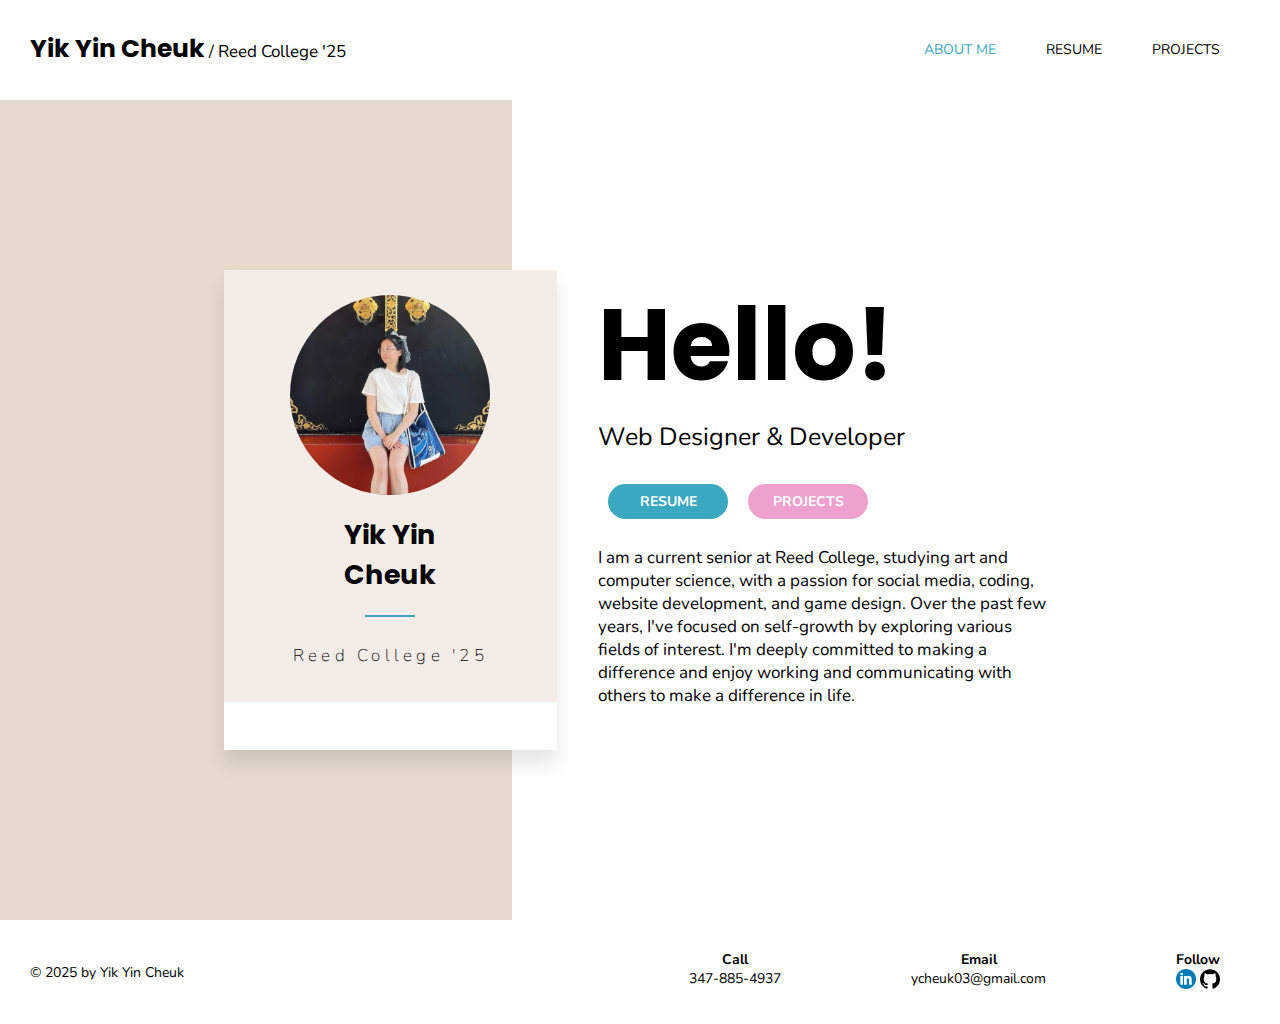
<file: index.html>
<!DOCTYPE html>
<html lang="en">
<head>
    <meta charset="UTF-8">
    <meta name="viewport" content="width=device-width, initial-scale=1.0">

    <link rel="preconnect" href="https://fonts.googleapis.com">
    <link rel="preconnect" href="https://fonts.gstatic.com" crossorigin>
    <link href="https://fonts.googleapis.com/css2?family=Poppins:wght@600&display=swap" rel="stylesheet">
    <link href="https://fonts.googleapis.com/css2?family=Nunito:wght@200&display=swap" rel="stylesheet">
    <link href="https://fonts.googleapis.com/css2?family=Nunito:wght@700&display=swap" rel="stylesheet">

    <link rel="stylesheet" href="about_me.css">
    <title>About Me</title>
</head>
<body>
    <header>
        <div class="header-content">
            <div class="name">
                <h1>Yik Yin Cheuk</h1>
                <h2>/ Reed College '25</h2>
            </div>
            <nav>
                <ul>
                    <li class="active"><a href="index.html">ABOUT ME</a></li>
                    <li><a href="resume.html">RESUME</a></li>
                    <li><a href="projects.html">PROJECTS</a></li>
                    <!-- <li><a href="contact.html">CONTACT</a></li> -->
                </ul>
            </nav>
        </div>
    </header>
    <section class="intro">
        <div class="intro-content">
          <div class="test-box">
            <div class="container-box">
                <div class="profile-picture"></div>
                <h3>Yik Yin<br>Cheuk</h3>
                <h2 class="college-year">Reed College '25</h2>
            </div>
            <div class="additional-content">
                <h1 class="hello">Hello!</h1>
                <h5>Web Designer & Developer</h5>
                <div class="buttons-container">
                  <a href="resume.html"><button class="resume-button">RESUME</button></a>
                  <a href="projects.html"><button class="projects-button">PROJECTS</button></a>
                </div>
                <p class="bio">I am a current senior at Reed College, studying art and computer science, with a passion for social media, coding, website development, and game design. Over the past few years, I've focused on self-growth by exploring various fields of interest. I'm deeply committed to making a difference and enjoy working and communicating with others to make a difference in life.</p>
            </div>
          </div>
        </div>
    </section>
    <footer>
      <div class="footer-content">
        <div>
            <h1 class="copyright">© 2025 by Yik Yin Cheuk</h1>
        </div>
        <nav>
            <ul class="footer-contacts">
                <li>
                    <span>Call</span><br>
                    <span class="contact-info">347-885-4937</span>
                </li>
                <li>
                    <span>Email</span><br>
                    <span class="contact-info">ycheuk03@gmail.com</span>
                </li>
                <li>
                    <span>Follow</span><br>
                    <a href="https://www.linkedin.com/in/ycheuk/" target="_blank">
                        <img src="linkedin.png" alt="LinkedIn" class="social-icon">
                    </a>
                    <a href="https://github.com/ycheuk" target="_blank">
                        <img src="github.png" alt="GitHub" class="social-icon">
                    </a>
                </li>
            </ul>
        </nav>
      </div>
    </footer>
</body>
</html>
</file>
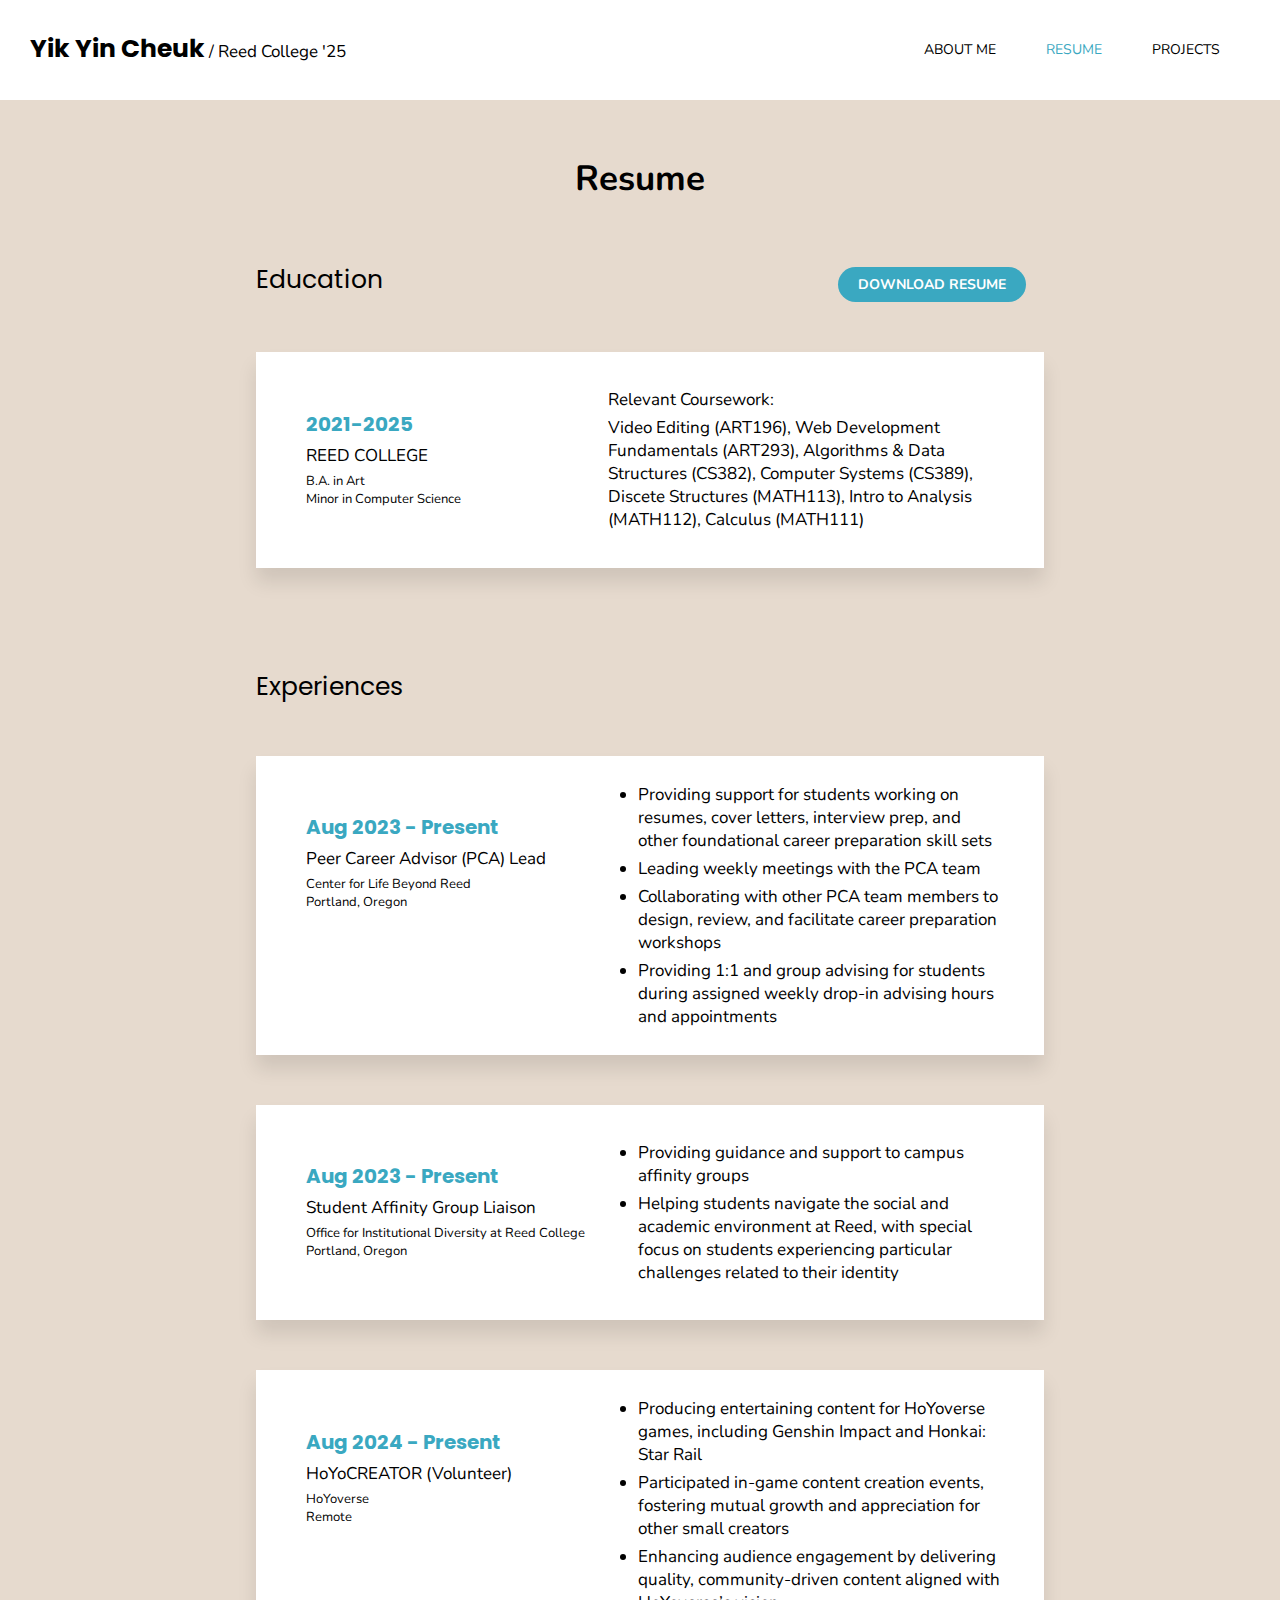
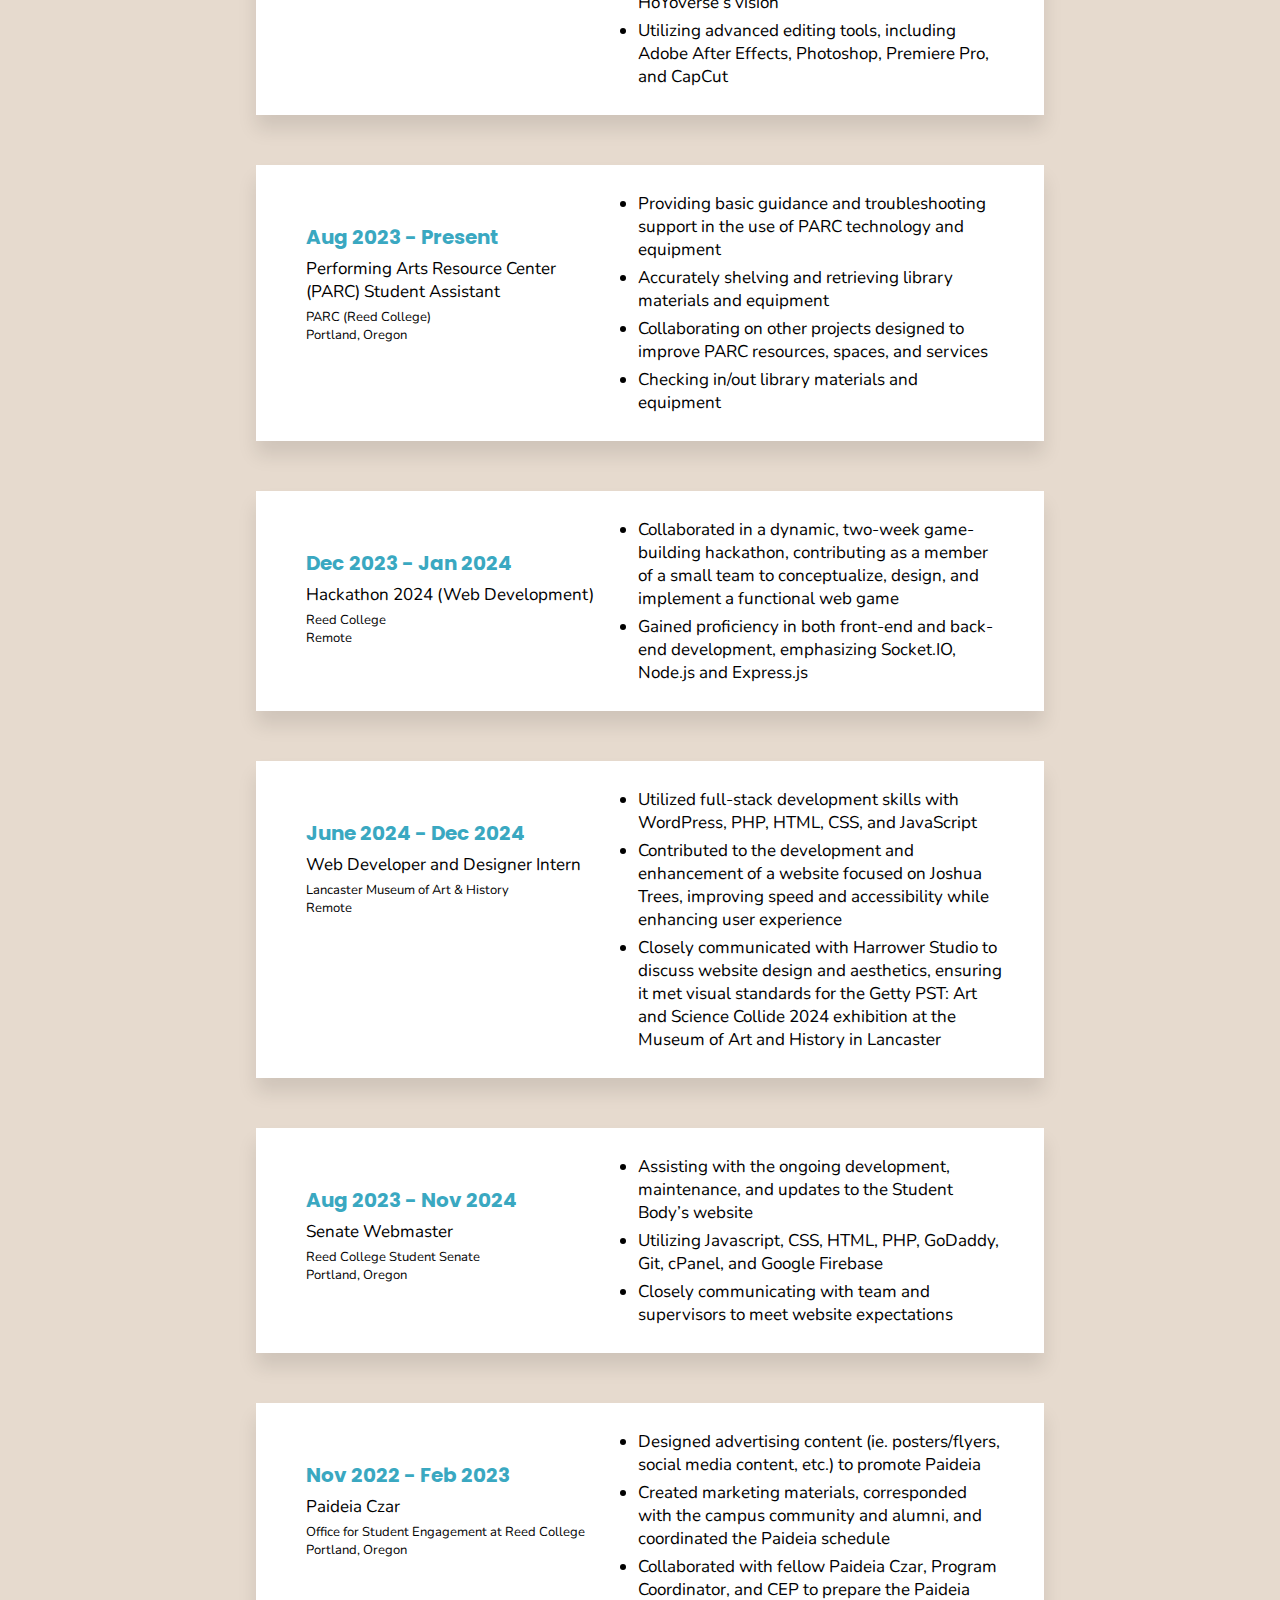
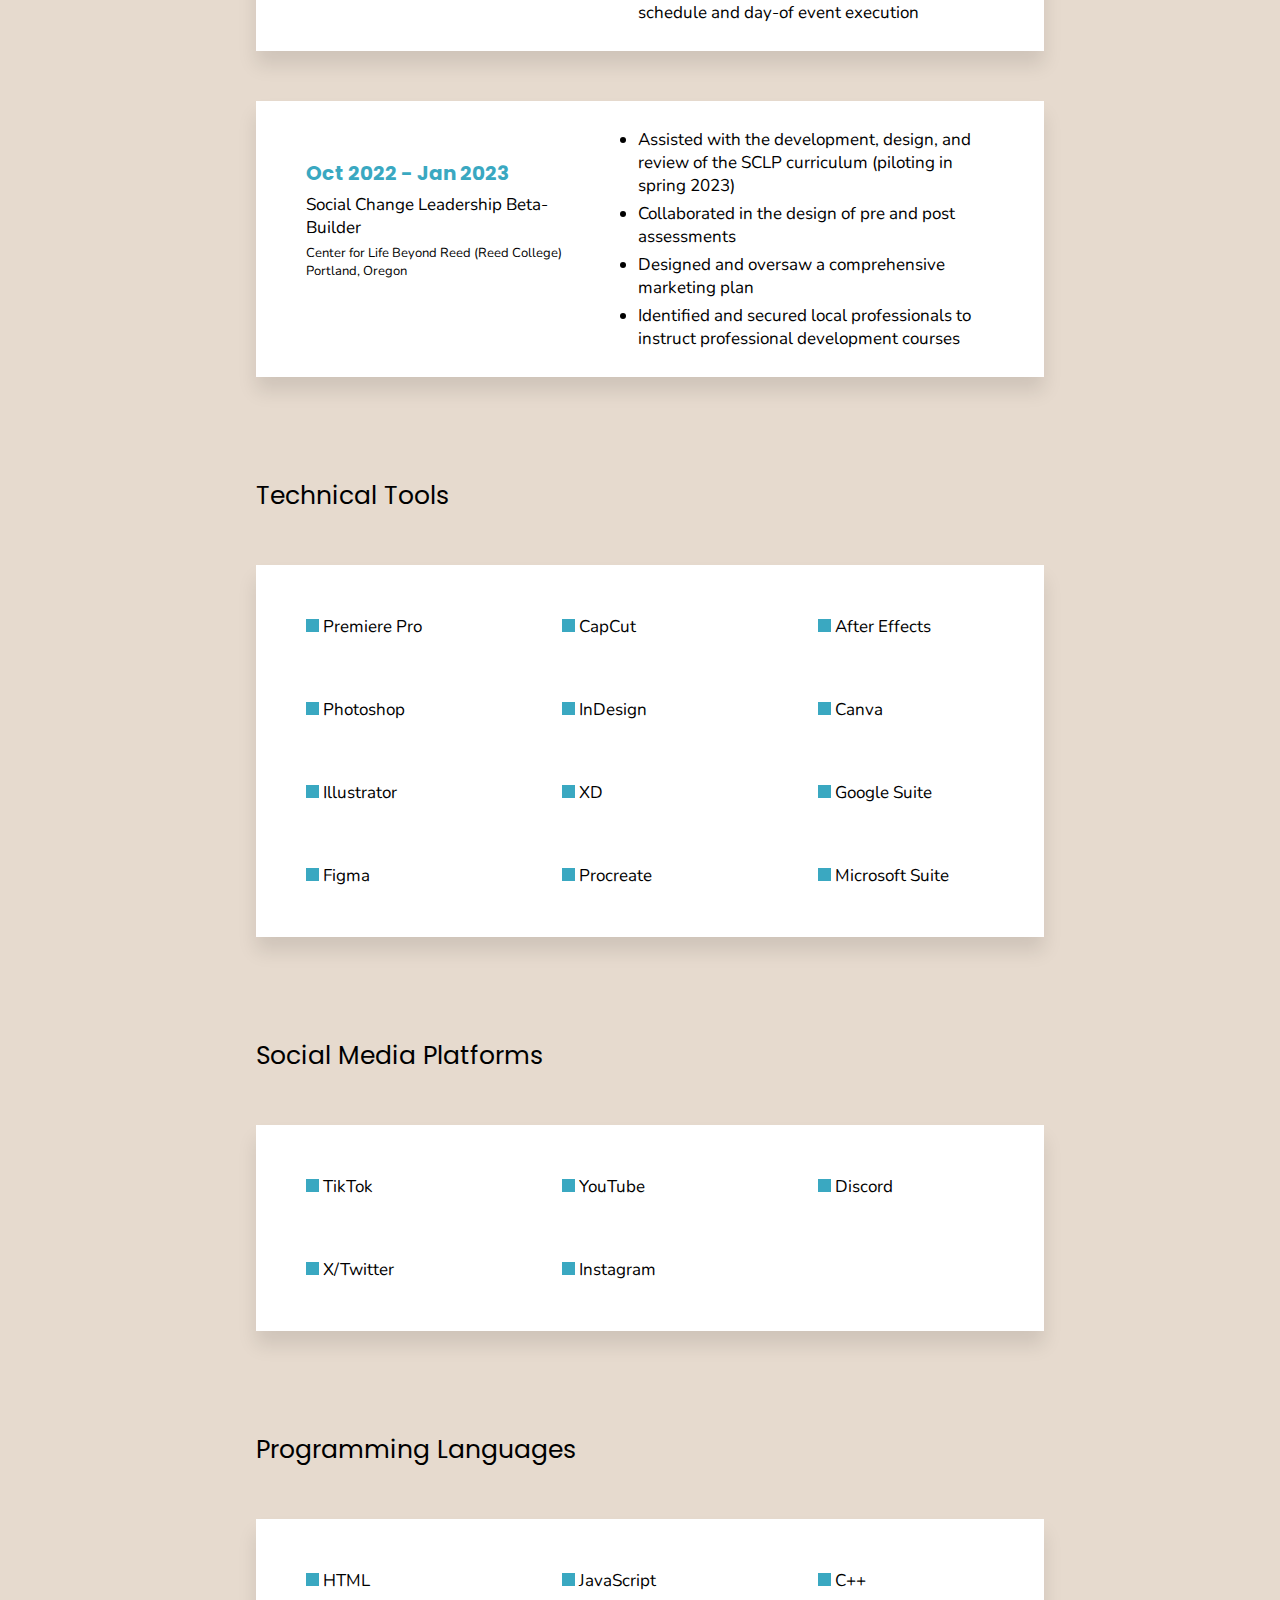
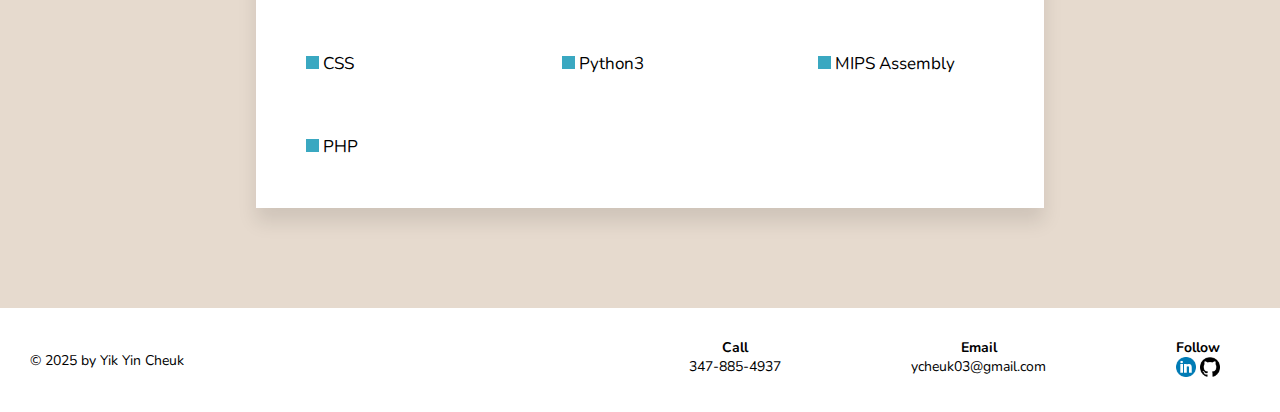
<file: resume.html>
<!DOCTYPE html>
<html lang="en">
<head>
    <meta charset="UTF-8">
    <meta name="viewport" content="width=device-width, initial-scale=1.0">

    <link rel="preconnect" href="https://fonts.googleapis.com">
    <link rel="preconnect" href="https://fonts.gstatic.com" crossorigin>
    <link href="https://fonts.googleapis.com/css2?family=Poppins:wght@600&display=swap" rel="stylesheet">
    <link href="https://fonts.googleapis.com/css2?family=Nunito:wght@200&display=swap" rel="stylesheet">
    <link href="https://fonts.googleapis.com/css2?family=Nunito:wght@700&display=swap" rel="stylesheet">

    <link rel="stylesheet" href="resume.css">
    <title>Resume</title>
</head>
<body>
    <header>
        <div class="header-content">
            <div class="name">
                <h1>Yik Yin Cheuk</h1>
                <h2>/ Reed College '25</h2>
            </div>
            <nav>
                <ul>
                    <li><a href="index.html">ABOUT ME</a></li>
                    <li class="active"><a href="resume.html">RESUME</a></li>
                    <li><a href="projects.html">PROJECTS</a></li>
                    <!-- <li><a href="contact.html">CONTACT</a></li> -->
                </ul>
            </nav>
        </div>
    </header>
    <section class="resume">
        <div class="resume-content">
            <h3>Resume</h3>
        </div>
        <div class="education">
            <div class="education-container">
                <h2 class="ed-title">Education</h2>
                <a href="resume.pdf" class="resume-link" target="_blank"><button class="resume-button">DOWNLOAD RESUME</button></a>
            </div>
            <div class="container">
                <div class="bio">
                    <div class="title">
                        <div class="title-text">
                            <h6>2021-2025</h6>
                            <h5>REED COLLEGE</h5>
                            <h4>B.A. in Art <br>Minor in Computer Science</h4>
                        </div>
                    </div>
                </div>
                <div class="school-activities">
                    <h5>Relevant Coursework:</h5>
                    <h5>Video Editing (ART196), Web Development Fundamentals (ART293), Algorithms & Data Structures (CS382), Computer Systems (CS389), Discete Structures (MATH113), Intro to Analysis (MATH112), Calculus (MATH111)</h5>
                </div>
            </div>
        </div>
        <div class="experiences">
            <div>
                <h2 class="education-title">Experiences</h2>
            </div>
            <div class="container">
                <div class="bio">
                    <div class="title">
                        <div class="title-text">
                            <h6>Aug 2023 - Present</h6>
                            <h5>Peer Career Advisor (PCA) Lead</h5>
                            <h4>Center for Life Beyond Reed<br>Portland, Oregon</h4>
                        </div>
                    </div>
                </div>
                <div class="school-activities">
                    <ul class="description">
                       <li>Providing support for students working on resumes, cover letters, interview prep, and other foundational career preparation skill sets</li>
                       <li>Leading weekly meetings with the PCA team</li>
                       <li>Collaborating with other PCA team members to design, review, and facilitate career preparation workshops</li>
                       <li>Providing 1:1 and group advising for students during assigned weekly drop-in advising hours and appointments</li>
                    </ul>
                </div>
            </div>
            <div class="container">
                <div class="bio">
                    <div class="title">
                        <div class="title-text">
                            <h6>Aug 2023 - Present</h6>
                            <h5>Student Affinity Group Liaison</h5>
                            <h4>Office for Institutional Diversity at Reed College<br>Portland, Oregon</h4>
                        </div>
                    </div>
                </div>
                <div class="school-activities">
                    <ul class="description">
                       <li>Providing guidance and support to campus affinity groups</li>
                       <li>Helping students navigate the social and academic environment at Reed, with special focus on students experiencing particular challenges related to their identity</li>
                    </ul>
                </div>
            </div>
            <div class="container">
                <div class="bio">
                    <div class="title">
                        <div class="title-text">
                            <h6>Aug 2024 - Present</h6>
                            <h5>HoYoCREATOR (Volunteer)</h5>
                            <h4>HoYoverse<br>Remote</h4>
                        </div>
                    </div>
                </div>
                <div class="school-activities">
                    <ul class="description">
                      <li>Producing entertaining content for HoYoverse games, including Genshin Impact and Honkai: Star Rail</li>
                      <li>Participated in-game content creation events, fostering mutual growth and appreciation for other small creators</li>
                      <li>Enhancing audience engagement by delivering quality, community-driven content aligned with HoYoverse’s vision</li>
                      <li>Utilizing advanced editing tools, including Adobe After Effects, Photoshop, Premiere Pro, and CapCut</li>
                    </ul>
                </div>
            </div>
            <div class="container">
                <div class="bio">
                    <div class="title">
                        <div class="title-text">
                            <h6>Aug 2023 - Present</h6>
                            <h5>Performing Arts Resource Center (PARC) Student Assistant</h5>
                            <h4>PARC (Reed College)<br>Portland, Oregon</h4>
                        </div>
                    </div>
                </div>
                <div class="school-activities">
                    <ul class="description">
                       <li>Providing basic guidance and troubleshooting support in the use of PARC technology and equipment</li>
                       <li>Accurately shelving and retrieving library materials and equipment</li>
                       <li>Collaborating on other projects designed to improve PARC resources, spaces, and services</li>
                       <li>Checking in/out library materials and equipment</li>
                    </ul>
                </div>
            </div>
            <div class="container">
                <div class="bio">
                    <div class="title">
                        <div class="title-text">
                            <h6>Dec 2023 - Jan 2024</h6>
                            <h5>Hackathon 2024 (Web Development)</h5>
                            <h4>Reed College<br>Remote</h4>
                        </div>
                    </div>
                </div>
                <div class="school-activities">
                    <ul class="description">
                      <li>Collaborated in a dynamic, two-week game-building hackathon, contributing as a member of a small team to conceptualize, design, and implement a functional web game</li>
                      <li>Gained proficiency in both front-end and back-end development, emphasizing Socket.IO, Node.js and Express.js</li>
                    </ul>
                </div>
            </div>
            <div class="container">
                <div class="bio">
                    <div class="title">
                        <div class="title-text">
                            <h6>June 2024 - Dec 2024</h6>
                            <h5>Web Developer and Designer Intern</h5>
                            <h4>Lancaster Museum of Art & History<br>Remote</h4>
                        </div>
                    </div>
                </div>
                <div class="school-activities">
                    <ul class="description">
                      <li>Utilized full-stack development skills with WordPress, PHP, HTML, CSS, and JavaScript</li>
                      <li>Contributed to the development and enhancement of a website focused on Joshua Trees, improving speed and accessibility while enhancing user experience</li>
                      <li>Closely communicated with Harrower Studio to discuss website design and aesthetics, ensuring it met visual standards for the Getty PST: Art and Science Collide 2024 exhibition at the Museum of Art and History in Lancaster</li>
                    </ul>
                </div>
            </div>
            <div class="container">
                <div class="bio">
                    <div class="title">
                        <div class="title-text">
                            <h6>Aug 2023 - Nov 2024</h6>
                            <h5>Senate Webmaster</h5>
                            <h4>Reed College Student Senate<br>Portland, Oregon</h4>
                        </div>
                    </div>
                </div>
                <div class="school-activities">
                    <ul class="description">
                       <li>Assisting with the ongoing development, maintenance, and updates to the Student Body’s website</li>
                       <li>Utilizing Javascript, CSS, HTML, PHP, GoDaddy, Git, cPanel, and Google Firebase</li>
                       <li>Closely communicating with team and supervisors to meet website expectations</li>
                    </ul>
                </div>
            </div>
            <div class="container">
                <div class="bio">
                    <div class="title">
                        <div class="title-text">
                            <h6>Nov 2022 - Feb 2023</h6>
                            <h5>Paideia Czar</h5>
                            <h4>Office for Student Engagement at Reed College<br>Portland, Oregon</h4>
                        </div>
                    </div>
                </div>
                <div class="school-activities">
                    <ul class="description">
                       <li>Designed advertising content (ie. posters/flyers, social media content, etc.) to promote Paideia</li>
                       <li>Created marketing materials, corresponded with the campus community and alumni, and coordinated the Paideia schedule</li>
                       <li>Collaborated with fellow Paideia Czar, Program Coordinator, and CEP to prepare the Paideia schedule and day-of event execution</li>
                    </ul>
                </div>
            </div>
            <div class="container">
                <div class="bio">
                    <div class="title">
                        <div class="title-text">
                            <h6>Oct 2022 - Jan 2023</h6>
                            <h5>Social Change Leadership Beta-Builder</h5>
                            <h4>Center for Life Beyond Reed (Reed College)<br>Portland, Oregon</h4>
                        </div>
                    </div>
                </div>
                <div class="school-activities">
                    <ul class="description">
                       <li>Assisted with the development, design, and review of the SCLP curriculum (piloting in spring 2023)</li>
                       <li>Collaborated in the design of pre and post assessments</li>
                       <li>Designed and oversaw a comprehensive marketing plan</li>
                       <li>Identified and secured local professionals to instruct professional development courses</li>
                    </ul>
                </div>
            </div>
        </div>
            <div class="technical-tool">
                <div>
                    <h2 class="education-title">Technical Tools</h2>
                </div>
                <div class="skills-container">
                    <div class="skills-one">
                        <h2><div class="cyan-square"></div> Premiere Pro</h2><br>
                        <h2><div class="cyan-square"></div> Photoshop</h2><br>
                        <h2><div class="cyan-square"></div> Illustrator</h2><br>
                        <h2><div class="cyan-square"></div> Figma</h2>
                    </div>
                    <div class="skills-two">
                        <h2><div class="cyan-square"></div> CapCut</h2><br>
                        <h2><div class="cyan-square"></div> InDesign</h2><br>
                        <h2><div class="cyan-square"></div> XD</h2><br>
                        <h2><div class="cyan-square"></div> Procreate</h2>
                    </div>
                    <div class="skills-three">
                        <h2><div class="cyan-square"></div> After Effects</h2><br>
                        <h2><div class="cyan-square"></div> Canva</h2><br>
                        <h2><div class="cyan-square"></div> Google Suite</h2><br>
                        <h2><div class="cyan-square"></div> Microsoft Suite</h2>
                    </div>
                </div>
            </div>
            <div class="technical-tool">
                <div>
                    <h2 class="education-title">Social Media Platforms</h2>
                </div>
                <div class="skills-container">
                    <div class="skills-one">
                        <h2><div class="cyan-square"></div> TikTok</h2><br>
                        <h2><div class="cyan-square"></div> X/Twitter</h2>
                    </div>
                    <div class="skills-two">
                        <h2><div class="cyan-square"></div> YouTube</h2><br>
                        <h2><div class="cyan-square"></div> Instagram</h2><br>
                    </div>
                    <div class="skills-three">
                        <h2><div class="cyan-square"></div> Discord</h2>
                    </div>
                </div>
            </div>
            <div class="technical-tool">
                <div>
                    <h2 class="education-title">Programming Languages</h2>
                </div>
                <div class="skills-container">
                    <div class="skills-one">
                        <h2><div class="cyan-square"></div> HTML</h2><br>
                        <h2><div class="cyan-square"></div> CSS</h2><br>
                        <h2><div class="cyan-square"></div> PHP</h2>
                    </div>
                    <div class="skills-two">
                        <h2><div class="cyan-square"></div> JavaScript</h2><br>
                        <h2><div class="cyan-square"></div> Python3</h2><br>
                    </div>
                    <div class="skills-three">
                        <h2><div class="cyan-square"></div> C++</h2><br>
                        <h2><div class="cyan-square"></div> MIPS Assembly</h2>
                    </div>
                </div>
            </div>
    </section>
    <footer>
      <div class="footer-content">
        <div>
            <h1 class="copyright">© 2025 by Yik Yin Cheuk</h1>
        </div>
        <nav>
            <ul class="footer-contacts">
                <li>
                    <span>Call</span><br>
                    <span class="contact-info">347-885-4937</span>
                </li>
                <li>
                    <span>Email</span><br>
                    <span class="contact-info">ycheuk03@gmail.com</span>
                </li>
                <li>
                    <span>Follow</span><br>
                    <a href="https://www.linkedin.com/in/ycheuk/" target="_blank">
                        <img src="linkedin.png" alt="LinkedIn" class="social-icon">
                    </a>
                    <a href="https://github.com/ycheuk" target="_blank">
                        <img src="github.png" alt="GitHub" class="social-icon">
                    </a>
                </li>
            </ul>
        </nav>
      </div>
    </footer>
</body>
</html>
</file>
<file: about_me.css>
body {
  margin: 0;
  padding: 0;
  font-family: 'Nunito', sans-serif;
}

header {
  background-color: #FFFFFF;
  color: #000000;
  padding: 20px;
  position: fixed;
  width: 100%;
  top: 0;
  z-index: 1000;
}

.header-content {
  margin: 10px;
  display: flex;
  justify-content: space-between;
  align-items: center;
}

h1, h2 {
  display: inline-block;
  margin: 0;
  color: black;
}

h1 {
  font-size: 25px;
  font-weight: bold;
  font-family: 'Poppins', sans-serif;
}

h2 {
  font-family: 'Nunito', sans-serif;
  font-weight: normal;
  font-size: 17px;
}

h3 {
  font-size: 27px;
  font-weight: bold;
  font-family: 'Poppins', sans-serif;
  margin-top: 20px;
}

h3::after {
  content: "";
  display: block;
  width: 50px;
  height: 2px;
  background-color: #3AA8C1;
  margin: 20px auto;
}

.college-year {
  font-family: 'Nunito', sans-serif;
  font-weight: lighter;
  font-size: 17px;
  letter-spacing: .25em;
}

nav ul {
  list-style: none;
  display: flex;
  margin: 0;
  padding: 0;
}

nav li {
  margin-right: 20px;
}

nav a {
  text-decoration: none;
  color: #000000;
  font-weight: bold;
  font-size: 16px;
}

nav ul {
  list-style: none;
  display: flex;
  margin: 0;
  padding: 0;
}

nav li {
  font-family: 'Nunito', sans-serif;
  font-size: 14px;
  margin-left: 20px;
  margin-right: 30px;
}

nav a {
  text-decoration: none;
  color: #000000;
  font-size: 14px;
  font-weight: normal;
}

nav li.active a {
  color: #3AA8C1;
}

.intro {
  display: flex;
  height: calc(100vh - 80px);
  margin-top: 100px;
  position: relative;
}

.intro-content {
  width: 40%;
  background-color: #E6DACE;
}

.intro::after {
  content: "";
  flex: 1;
  background-color: #FFFFFF;
}

.test-box {
  position: absolute;
  top: 50%;
  left: 50%;
  transform: translate(-50%, -50%);
  width: 65%;
  height: 480px;
  background-color: rgba(255, 255, 255, 0.75);
  display: flex;
}

.container-box {
  position: absolute;
  width: 40%;
  height: 100%;
  background: linear-gradient(#F4ECE6 90%, #FFFFFF 10%);
  z-index: 2;
  text-align: center;
  align-items: center;
  box-shadow: 0px 14px 18px rgba(0, 0, 0, 0.1);
}

.profile-picture {
  width: 200px;
  height: 200px;
  background-image: url('face_profile.jpg');
  background-size: cover;
  background-position: center;
  border-radius: 50%;
  margin: 25px auto auto auto;
}

.additional-content {
  position: absolute;
  right: 0;
  width: 55%;
  background-color: #FFFFFF;
}

.hello {
  font-size: 100px;
  font-family: 'Poppins', sans-serif;
}

h5 {
  font-family: 'Nunito', sans-serif;
  font-weight: normal;
  font-size: 25px;
  margin: 0;
}

.bio {
  font-family: 'Nunito', sans-serif;
  font-size: 17px;
}

.buttons-container {
  display: flex;
  margin-left: 0;
  margin-top: 20px;
}

button {
  width: 120px;
  height: 35px;
  border-radius: 20px;
  margin: 10px 10px;
  font-size: 14px;
  font-family: 'Nunito', sans-serif;
  font-weight: bold;
  cursor: pointer;
  border: none;
  transition: background-color 0.3s;
}

.projects-button {
  background-color: #EEA1CD;
  color: #FFFFFF;
}

.projects-button:hover {
  background-color: #9F6184;
}

.resume-button {
  background-color: #3AA8C1;
  color: #FFFFFF;
}

.resume-button:hover {
  background-color: #006D6F;
}

footer {
  background-color: #FFFFFF;
  color: #000000;
  padding: 20px;
  width: 100%;
  bottom: 0;
  z-index: 1000;
}

.copyright {
  font-family: 'Nunito', sans-serif;
  font-weight: normal;
  font-size: 14px;
}

.footer-content {
  margin: 10px;
  display: flex;
  justify-content: space-between;
  align-items: center;
  font-weight: bold;
}

nav .footer-contacts li {
  font-family: 'Nunito', sans-serif;
  font-size: 14px;
  margin-left: 100px;
  text-align: center;
}

.contact-info {
  font-family: 'Nunito', sans-serif;
  font-size: 14px;
  font-weight: normal;
}

.social-icon {
  width: 20px;
  height: 20px;
}

header, footer {
  box-sizing: border-box;
  width: 100%;
  padding: 20px;
}
</file>
<file: resume.css>
body {
  margin: 0;
  padding: 0;
  font-family: 'Nunito', sans-serif;
}

header {
  background-color: #FFFFFF;
  color: #000000;
  padding: 20px;
  position: fixed;
  width: 100%;
  top: 0;
  z-index: 1000;
}

.header-content {
  margin: 10px;
  display: flex;
  justify-content: space-between;
  align-items: center;
}

h1, h2 {
  display: inline-block;
  margin: 0;
  color: black;
}

h1 {
  font-size: 25px;
  font-weight: bold;
  font-family: 'Poppins', sans-serif;
}

h2 {
  font-family: 'Nunito', sans-serif;
  font-weight: normal;
  font-size: 17px;
}

nav ul {
  list-style: none;
  display: flex;
  margin: 0;
  padding: 0;
}

nav li {
  margin-right: 20px;
}

nav a {
  text-decoration: none;
  color: #000000;
  font-weight: bold;
  font-size: 16px;
}

nav ul {
  list-style: none;
  display: flex;
  margin: 0;
  padding: 0;
}

nav li {
  font-family: 'Nunito', sans-serif;
  font-size: 14px;
  margin-left: 20px;
  margin-right: 30px;
}

nav a {
  text-decoration: none;
  color: #000000;
  font-size: 14px;
  font-weight: normal;
}

nav li.active a {
  color: #3AA8C1;
}

footer {
  background-color: #FFFFFF;
  color: #000000;
  padding: 20px;
  width: 100%;
  bottom: 0;
  z-index: 1000;
}

.copyright {
  font-family: 'Nunito', sans-serif;
  font-weight: normal;
  font-size: 14px;
}

.footer-content {
  margin: 10px;
  display: flex;
  justify-content: space-between;
  align-items: center;
  font-weight: bold;
}

nav .footer-contacts li {
  font-family: 'Nunito', sans-serif;
  font-size: 14px;
  margin-left: 100px;
  text-align: center;
}

.contact-info {
  font-family: 'Nunito', sans-serif;
  font-size: 14px;
  font-weight: normal;
}

.social-icon {
  width: 20px;
  height: 20px;
}

header, footer {
  box-sizing: border-box;
  width: 100%;
  padding: 20px;
}

.resume {
  background-color: #E6DACE;
  margin-top: 100px;
  height: fit-content;
  padding-bottom: 50px
}

.resume-content {
  padding: 20px;
}

h3 {
  font-family: 'Nunito', sans-serif;
  font-size: 35px;
  font-weight: bold;
  text-align: center;
}

.bio {
  width: 45%;
  height: 100%;
  background-color: #FFFFFF;
  display: flex;
}

.title {
  height: fit-content;
  width: 100%;
  display: flex;
}

.title-text {
  display: flex;
  flex-direction: column;
  margin-left: 30px;
}

h6 {
  font-family: 'Poppins', sans-serif;
  font-size: 20px;
  font-weight: bold;
  color: #3AA8C1;
  margin-bottom: 0;
  margin-left: 10px;
}

h5 {
  font-size: 17px;
  font-weight: normal;
  margin-left: 10px;
  margin-top: 5px;
  margin-bottom: 5px;
  font-family: 'Nunito', sans-serif;
}

h4 {
  font-size: 13px;
  font-weight: normal;
  margin-top: 0;
  margin-left: 10px;
  margin-bottom: 50px;
  font-family: 'Nunito', sans-serif;
}

.container {
  width: 100%;
  height: fit-content;
  background-color: #FFFFFF;
  margin: auto;
  display: flex;
  margin-top: 50px;
  padding: 10px;
  box-shadow: 0px 14px 18px rgba(0, 0, 0, 0.1);
}

.education {
  width: 60%;
  margin: auto;
  height: fit-content;
  padding-bottom: 50px
}

.education-title {
  font-size: 25px;
  font-family: 'Poppins', sans-serif;
  margin-top: 50px;
}

.ed-title {
  font-size: 25px;
  font-family: 'Poppins', sans-serif;
}

.education-container {
  width: 770px;
  display: flex;
  justify-content: space-between;
  align-items: center;
}

.ed-title {
    margin: 0;
}

.resume-link {
    margin-left: auto; /* Push the button to the right */
    margin-right: 0;
}

button {
  width: fit-content;
  height: 35px;
  border-radius: 20px;
  margin-top: 10px;
  font-size: 14px;
  font-family: 'Nunito', sans-serif;
  font-weight: bold;
  cursor: pointer;
  border: none;
  transition: background-color 0.3s;
  padding-left: 20px;
  padding-right: 20px;
  /* margin-left: 300px; */
}

.resume-button {
  background-color: #3AA8C1;
  color: #FFFFFF;
}

.school-activities {
  right: 0;
  height: fit-content;
  width: 55%;
  background-size: cover;
  background-position: center;
  margin: auto 30px auto auto;
  font-family: 'Nunito', sans-serif;
  font-size: 17px;
  padding: 0;
}

.experiences {
  width: 60%;
  margin: auto;
  height: fit-content;
  padding-bottom: 50px
}

.technical-tool {
  width: 60%;
  margin: auto;
  height: fit-content;
  padding-bottom: 50px
}

.skills-container {
  width: 100%;
  height: fit-content;
  background-color: #FFFFFF;
  margin: auto;
  display: flex;
  margin-top: 50px;
  padding: 10px;
  box-shadow: 0px 14px 18px rgba(0, 0, 0, 0.1);
}

.skills-one,
.skills-two,
.skills-three {
  flex: 1;
  margin: 10px;
}

.cyan-square {
  width: 13px;
  height: 13px;
  background-color: #3AA8C1;
  display: inline-block;
}

.skills-one h2,
.skills-two h2,
.skills-three h2 {
  margin: 30px 0 30px 30px;
}

.description li {
  font-size: 17px;
  font-family: 'Nunito', sans-serif;
  margin: 5px 0 5px 0;
}
</file>
